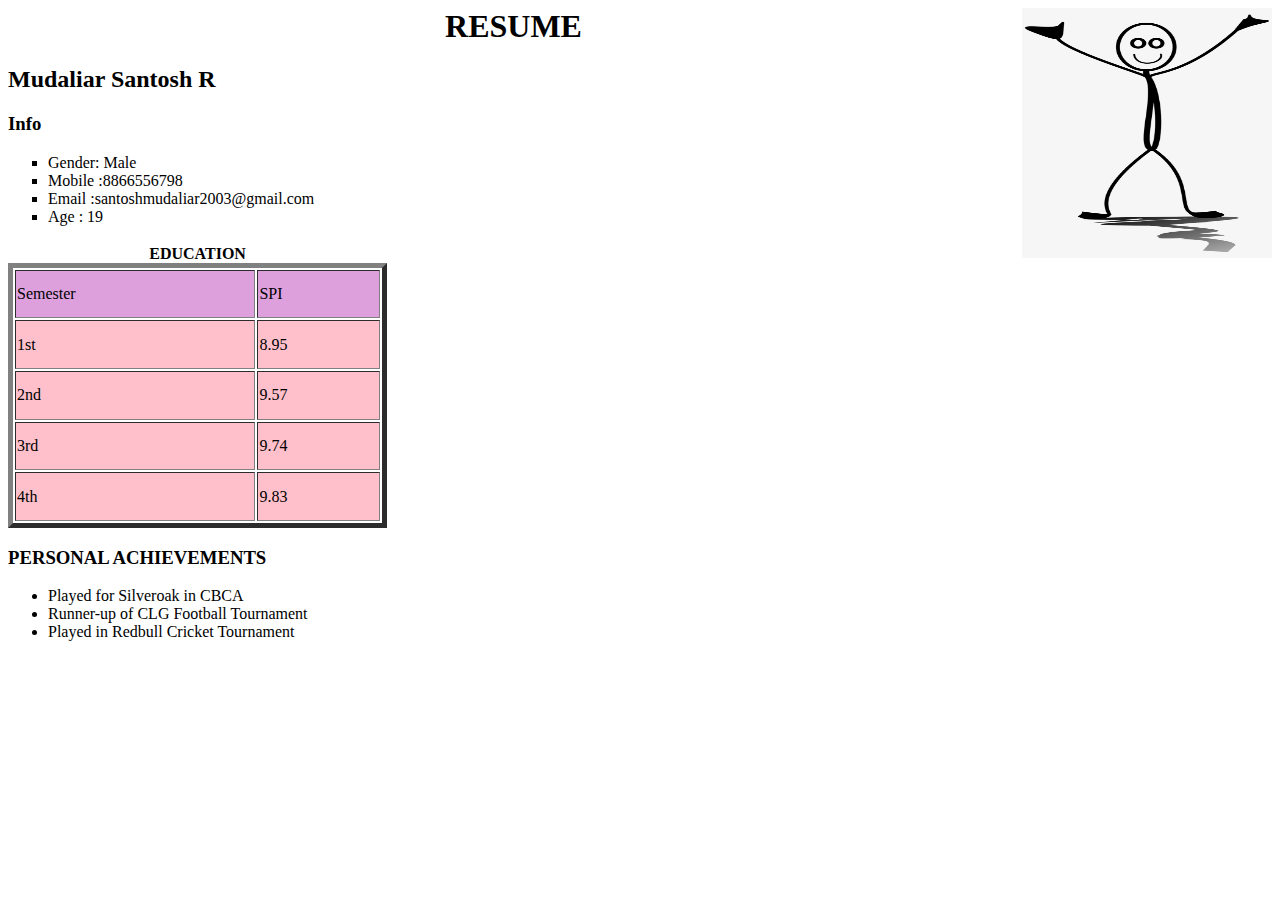
<file: Santosh's Portfolio/basicdetails.html>
<html>
    <head>
        <title>
            RESUME
        </title>
    </head>
    <body>
        <img src="418-4188277_stickman-happy-celebrating-cheering-happy-stickman-png.png"  align="right" width="250" height="250" alt="Jai shree ram"/>  
        <h1 align="center">RESUME</h1>
        <h2>Mudaliar Santosh R</h2>
        <h3>Info</h3>
        <ul type="square">
            <li>Gender: Male</li>
            <li>Mobile :8866556798</li>
            <li>Email :santoshmudaliar2003@gmail.com</li>
            <li>Age : 19</li>
        </ul>
        <table border="5" width="30%" height="30%">
            <h3><caption><b>EDUCATION</b></caption></h3>
            <tr bgcolor="plum">
                <td>Semester</td>
                <td>SPI</td>
            </tr>
            <tr bgcolor="pink">
                <td>1st</td>
                <td>8.95</td>
            </tr>
            <tr bgcolor="pink">
                <td>2nd</td>
                <td>9.57</td>
            </tr>
            <tr bgcolor="pink">
                <td>3rd</td>
                <td>9.74</td>
            </tr>
            <tr bgcolor="pink">
                <td>4th</td>
                <td>9.83</td>
            </tr>

        </table>
        <h3> PERSONAL ACHIEVEMENTS</h3>
        <ul>
            <li>Played for Silveroak in CBCA</li>
            <li>Runner-up of CLG Football Tournament</li>
            <li>Played in Redbull Cricket Tournament</li>
        </ul>
    </body>
</html>
</file>
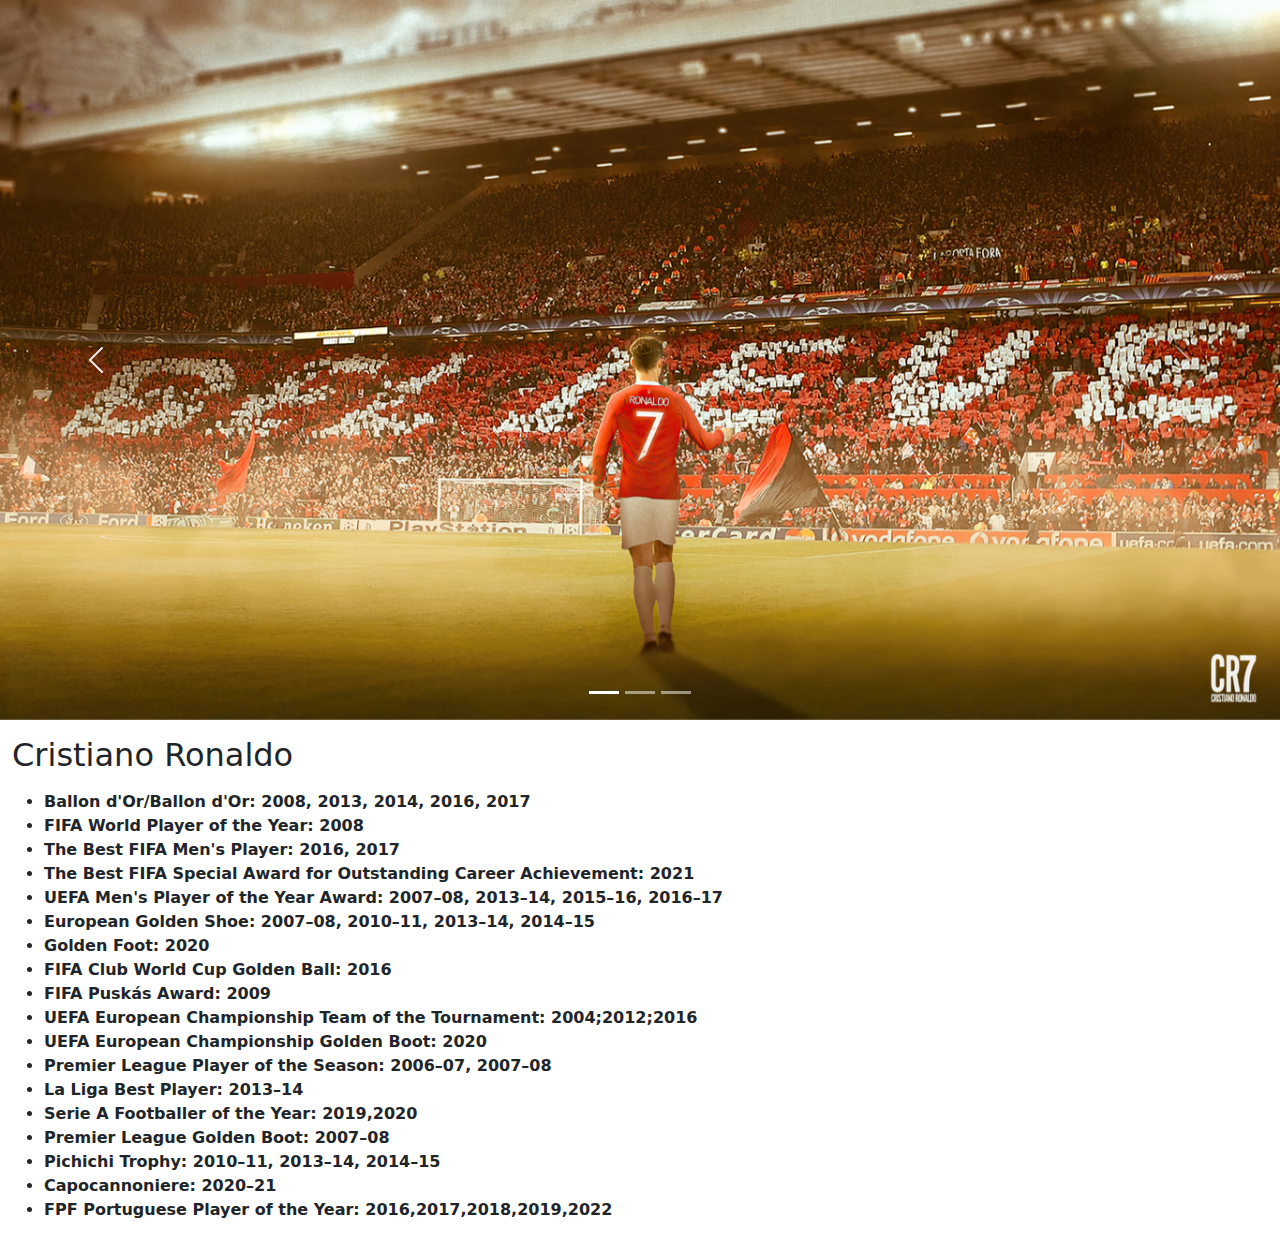
<file: Santosh's Portfolio/carousel.html>
<!DOCTYPE html>
<html lang="en">
<head>
  <title>Carousel</title>
  <meta charset="utf-8">
  <meta name="viewport" content="width=device-width, initial-scale=1">
  <link href="https://cdn.jsdelivr.net/npm/bootstrap@5.2.3/dist/css/bootstrap.min.css" rel="stylesheet">
  <script src="https://cdn.jsdelivr.net/npm/bootstrap@5.2.3/dist/js/bootstrap.bundle.min.js"></script>
</head>
<body>


<div id="demo" class="carousel slide" data-bs-ride="carousel">


  <div class="carousel-indicators">
    <button type="button" data-bs-target="#demo" data-bs-slide-to="0" class="active"></button>
    <button type="button" data-bs-target="#demo" data-bs-slide-to="1"></button>
    <button type="button" data-bs-target="#demo" data-bs-slide-to="2"></button>
  </div>
  
 
  <div class="carousel-inner">
    <div class="carousel-item active">
      <img src="cristiano-ronaldo-manchester-united-4k-ti-1366x768.jpg" class="d-block" style="width:100%">
    </div>
    <div class="carousel-item">
      <img src="Real-Madrids-Portuguese-forward-Cristia.webp" class="d-block" style="width:100%">
    </div>
    <div class="carousel-item">
      <img src="ronaldo-hat-trick-juventus-atletico-madridjpg.jpg"  class="d-block" style="width:100%">
    </div>
  </div>
  
  
  <button class="carousel-control-prev" type="button" data-bs-target="#demo" data-bs-slide="prev">
    <span class="carousel-control-prev-icon"></span>
  </button>
  <button class="carousel-control-next" type="button" data-bs-target="#demo" data-bs-slide="next">
    <span class="carousel-control-next-icon"></span>
  </button>
</div>

<div class="container-fluid mt-3">
  <h2>Cristiano Ronaldo</h2>
  <p><b><ul><li> Ballon d'Or/Ballon d'Or: 2008, 2013, 2014, 2016, 2017</li>
    <li>FIFA World Player of the Year: 2008</li>
    <li>The Best FIFA Men's Player: 2016, 2017</li>
    <li>The Best FIFA Special Award for Outstanding Career Achievement: 2021</li>
    <li>UEFA Men's Player of the Year Award: 2007–08, 2013–14, 2015–16, 2016–17</li>
    <li>European Golden Shoe: 2007–08, 2010–11, 2013–14, 2014–15</li>
    <li>Golden Foot: 2020</li>
    <li>FIFA Club World Cup Golden Ball: 2016</li>
    <li>FIFA Puskás Award: 2009</li>
    <li>UEFA European Championship Team of the Tournament: 2004;2012;2016</li>
    <li>UEFA European Championship Golden Boot: 2020</li>
    <li>Premier League Player of the Season: 2006–07, 2007–08</li>
    <li>La Liga Best Player: 2013–14</li>
    <li>Serie A Footballer of the Year: 2019,2020</li>
    <li>Premier League Golden Boot: 2007–08</li>
    <li>Pichichi Trophy: 2010–11, 2013–14, 2014–15</li>
    <li>Capocannoniere: 2020–21</li>
    <li>FPF Portuguese Player of the Year: 2016,2017,2018,2019,2022</li>
  </b></p>
</div>

</body>
</html>
</file>
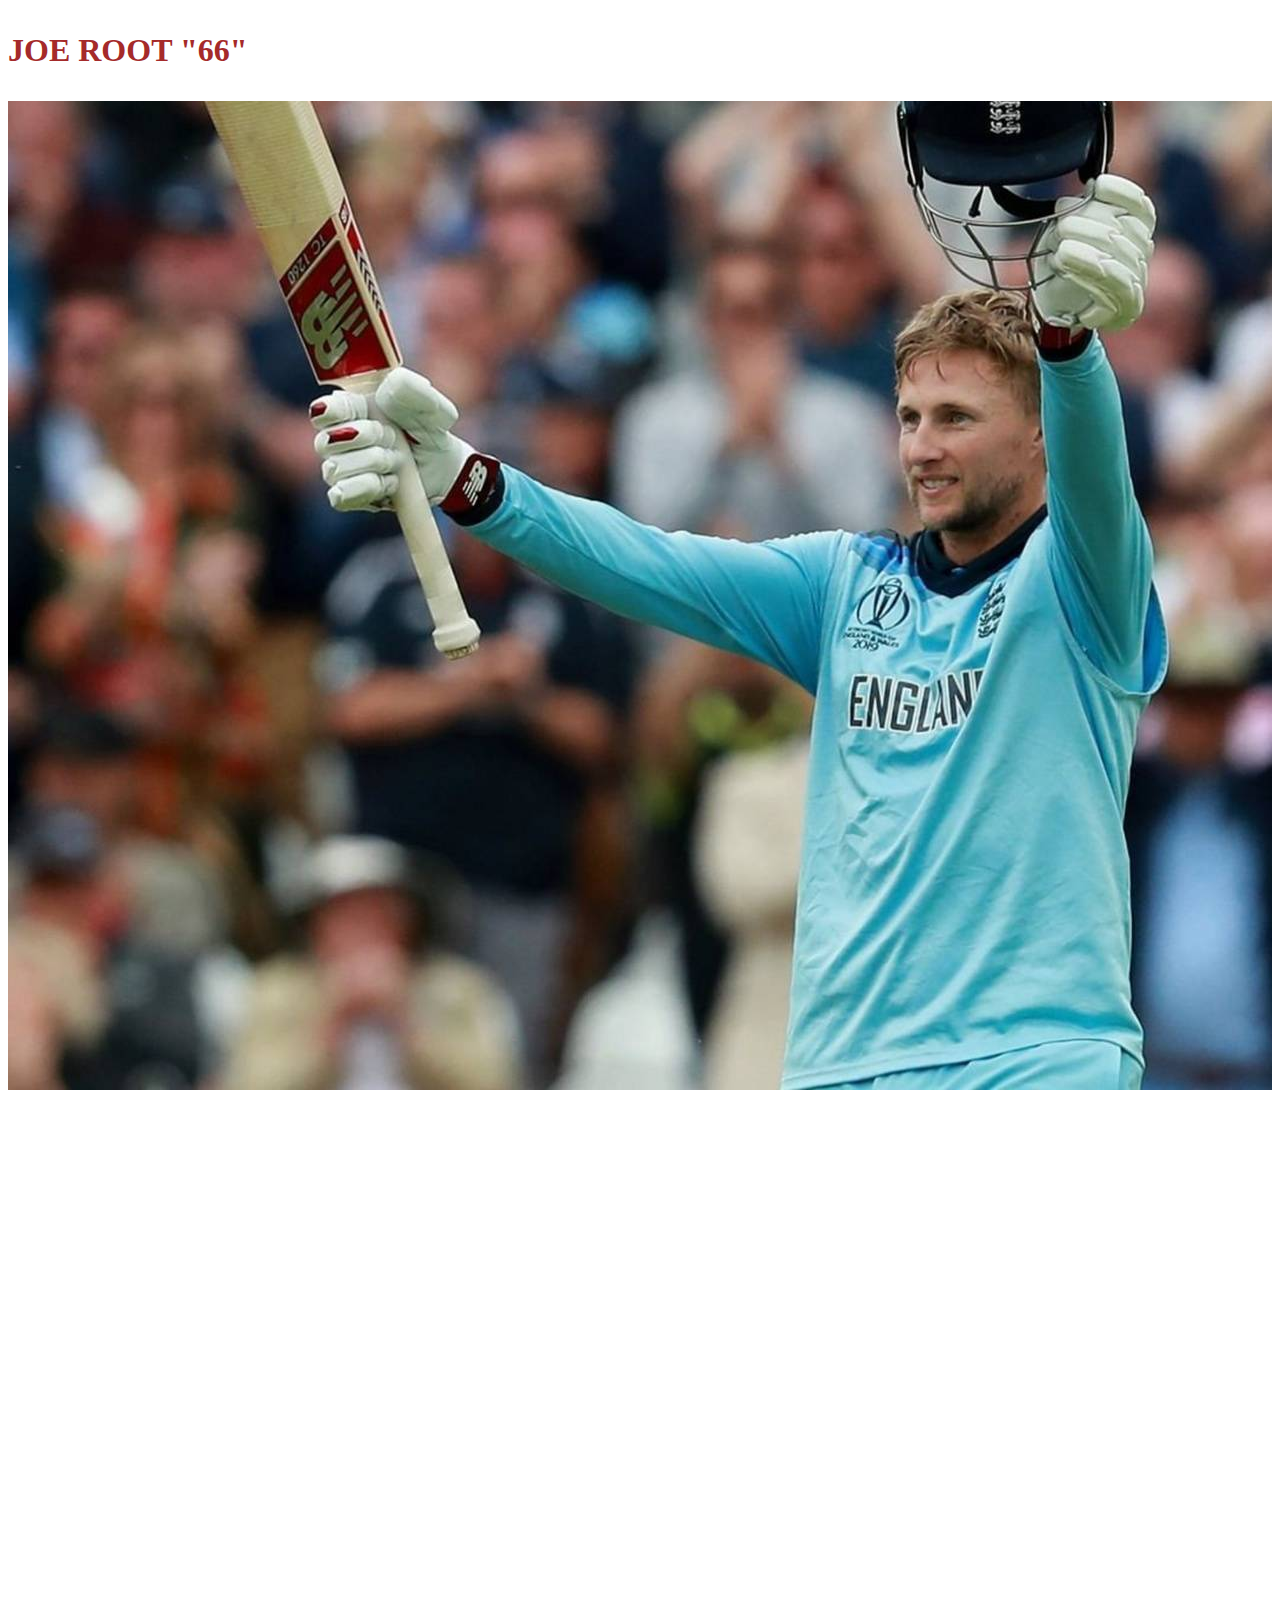
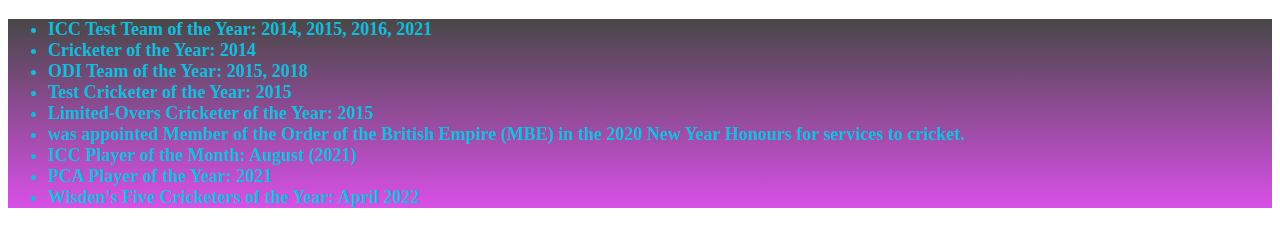
<file: Santosh's Portfolio/parallax.html>
<!DOCTYPE html>
<html>
<head>
<meta name="viewport" content="width=device-width, initial-scale=1">
<style>
.parallax {
  background-image: url(4780512.jpg);
  min-height: 1500px;
  background-attachment: fixed;
  background-position: center;
  background-repeat: no-repeat;
  background-size: cover;
}
p{
    color: brown;
    font-stretch: expanded;
    font-weight: bold;
    font-family: 'Times New Roman';
    font-size: xx-large;
}
</style>
</head>
<body>

<p>JOE ROOT "66"</p>


<div class="parallax"></div>

<div style="font-weight:bold;background-image:linear-gradient(#1b1919cc ,#d950e8 );font-size:large;color: rgb(15, 189, 220)">
 <ul>
<li>ICC Test Team of the Year: 2014, 2015, 2016, 2021</li>
<li>Cricketer of the Year: 2014</li>
<li>ODI Team of the Year: 2015, 2018</li>
<li>Test Cricketer of the Year: 2015</li>
<li>Limited-Overs Cricketer of the Year: 2015</li>
<li>was appointed Member of the Order of the British Empire (MBE) in the 2020 New Year Honours for services to cricket.</li>
<li>ICC Player of the Month: August (2021)</li>
<li>PCA Player of the Year: 2021</li>
<li>Wisden's Five Cricketers of the Year: April 2022</li>
</ul>
</div>

</body>
</html>
</file>
